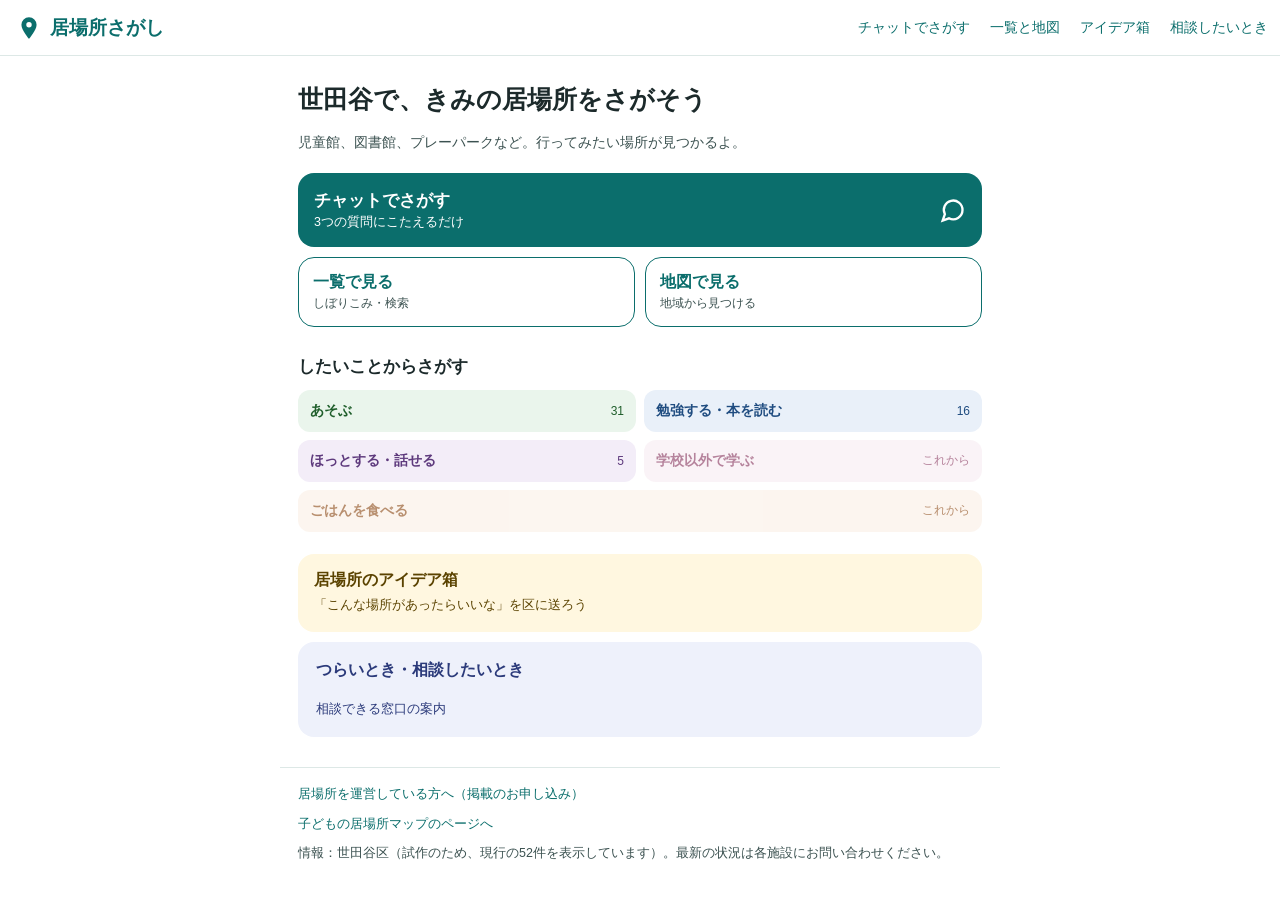
<file: trial/index.html>
<!DOCTYPE html>
<html lang="ja">
<head>
<meta charset="UTF-8">
<meta name="viewport" content="width=device-width, initial-scale=1, viewport-fit=cover">
<meta name="robots" content="noindex">
<title>居場所さがし（試作）｜世田谷区 子ども・若者のページ</title>
<link rel="stylesheet" href="vendor/leaflet-1.9.4/leaflet.css">
<link rel="stylesheet" href="styles.css">
</head>
<body>
<div id="app">
  <header class="app-header">
    <a class="lp-back" id="lp-back" target="_top" hidden><svg width="18" height="18" viewBox="0 0 24 24" fill="none" stroke="currentColor" stroke-width="2.4" aria-hidden="true"><path d="M15 18l-6-6 6-6"/></svg><span class="sp">もどる</span><span class="pc">子どもの居場所マップのページへ</span></a>
    <a class="brand" href="#/">
      <svg width="26" height="26" viewBox="0 0 24 24" aria-hidden="true"><path fill="currentColor" d="M12 2a7 7 0 00-7 7c0 5 7 13 7 13s7-8 7-13a7 7 0 00-7-7zm0 9.5A2.5 2.5 0 1112 6.5a2.5 2.5 0 010 5z"/></svg>
      <span>居場所さがし</span>
    </a>
    <nav class="desk-nav" aria-label="メニュー">
      <a href="#/chat" data-nav="chat">チャットでさがす</a>
      <a href="#/list" data-nav="list">一覧と地図</a>
      <a href="#/idea" data-nav="idea">アイデア箱</a>
      <a href="#/help" data-nav="help">相談したいとき</a>
    </nav>
  </header>

  <main id="view" tabindex="-1"></main>

  <nav class="tabbar" aria-label="メニュー">
    <a href="#/" data-tab="top"><svg viewBox="0 0 24 24" aria-hidden="true"><path d="M3 11l9-7 9 7v9a1 1 0 01-1 1h-5v-6H9v6H4a1 1 0 01-1-1z"/></svg>トップ</a>
    <a href="#/chat" data-tab="chat"><svg viewBox="0 0 24 24" aria-hidden="true"><path d="M21 12a8 8 0 01-11.6 7.1L4 21l1.9-5.4A8 8 0 1121 12z"/></svg>チャット</a>
    <a href="#/list" data-tab="list"><svg viewBox="0 0 24 24" aria-hidden="true"><path d="M8 6h13M8 12h13M8 18h13M3 6h.01M3 12h.01M3 18h.01"/></svg>一覧</a>
    <a href="#/map" data-tab="map"><svg viewBox="0 0 24 24" aria-hidden="true"><path d="M9 4L3 6v14l6-2 6 2 6-2V4l-6 2-6-2zM9 4v14M15 6v14"/></svg>地図</a>
    <a href="#/idea" data-tab="idea"><svg viewBox="0 0 24 24" aria-hidden="true"><path d="M9 18h6M10 21h4M12 3a6 6 0 00-3.5 10.9V16h7v-2.1A6 6 0 0012 3z"/></svg>アイデア</a>
  </nav>
</div>

<script src="vendor/leaflet-1.9.4/leaflet.js"></script>
<script src="config.js"></script>
<script src="data.js"></script>
<script src="app.js"></script>
</body>
</html>
</file>
<file: trial/vendor/leaflet-1.9.4/leaflet.css>
/* required styles */

.leaflet-pane,
.leaflet-tile,
.leaflet-marker-icon,
.leaflet-marker-shadow,
.leaflet-tile-container,
.leaflet-pane > svg,
.leaflet-pane > canvas,
.leaflet-zoom-box,
.leaflet-image-layer,
.leaflet-layer {
	position: absolute;
	left: 0;
	top: 0;
	}
.leaflet-container {
	overflow: hidden;
	}
.leaflet-tile,
.leaflet-marker-icon,
.leaflet-marker-shadow {
	-webkit-user-select: none;
	   -moz-user-select: none;
	        user-select: none;
	  -webkit-user-drag: none;
	}
/* Prevents IE11 from highlighting tiles in blue */
.leaflet-tile::selection {
	background: transparent;
}
/* Safari renders non-retina tile on retina better with this, but Chrome is worse */
.leaflet-safari .leaflet-tile {
	image-rendering: -webkit-optimize-contrast;
	}
/* hack that prevents hw layers "stretching" when loading new tiles */
.leaflet-safari .leaflet-tile-container {
	width: 1600px;
	height: 1600px;
	-webkit-transform-origin: 0 0;
	}
.leaflet-marker-icon,
.leaflet-marker-shadow {
	display: block;
	}
/* .leaflet-container svg: reset svg max-width decleration shipped in Joomla! (joomla.org) 3.x */
/* .leaflet-container img: map is broken in FF if you have max-width: 100% on tiles */
.leaflet-container .leaflet-overlay-pane svg {
	max-width: none !important;
	max-height: none !important;
	}
.leaflet-container .leaflet-marker-pane img,
.leaflet-container .leaflet-shadow-pane img,
.leaflet-container .leaflet-tile-pane img,
.leaflet-container img.leaflet-image-layer,
.leaflet-container .leaflet-tile {
	max-width: none !important;
	max-height: none !important;
	width: auto;
	padding: 0;
	}

.leaflet-container img.leaflet-tile {
	/* See: https://bugs.chromium.org/p/chromium/issues/detail?id=600120 */
	mix-blend-mode: plus-lighter;
}

.leaflet-container.leaflet-touch-zoom {
	-ms-touch-action: pan-x pan-y;
	touch-action: pan-x pan-y;
	}
.leaflet-container.leaflet-touch-drag {
	-ms-touch-action: pinch-zoom;
	/* Fallback for FF which doesn't support pinch-zoom */
	touch-action: none;
	touch-action: pinch-zoom;
}
.leaflet-container.leaflet-touch-drag.leaflet-touch-zoom {
	-ms-touch-action: none;
	touch-action: none;
}
.leaflet-container {
	-webkit-tap-highlight-color: transparent;
}
.leaflet-container a {
	-webkit-tap-highlight-color: rgba(51, 181, 229, 0.4);
}
.leaflet-tile {
	filter: inherit;
	visibility: hidden;
	}
.leaflet-tile-loaded {
	visibility: inherit;
	}
.leaflet-zoom-box {
	width: 0;
	height: 0;
	-moz-box-sizing: border-box;
	     box-sizing: border-box;
	z-index: 800;
	}
/* workaround for https://bugzilla.mozilla.org/show_bug.cgi?id=888319 */
.leaflet-overlay-pane svg {
	-moz-user-select: none;
	}

.leaflet-pane         { z-index: 400; }

.leaflet-tile-pane    { z-index: 200; }
.leaflet-overlay-pane { z-index: 400; }
.leaflet-shadow-pane  { z-index: 500; }
.leaflet-marker-pane  { z-index: 600; }
.leaflet-tooltip-pane   { z-index: 650; }
.leaflet-popup-pane   { z-index: 700; }

.leaflet-map-pane canvas { z-index: 100; }
.leaflet-map-pane svg    { z-index: 200; }

.leaflet-vml-shape {
	width: 1px;
	height: 1px;
	}
.lvml {
	behavior: url(#default#VML);
	display: inline-block;
	position: absolute;
	}


/* control positioning */

.leaflet-control {
	position: relative;
	z-index: 800;
	pointer-events: visiblePainted; /* IE 9-10 doesn't have auto */
	pointer-events: auto;
	}
.leaflet-top,
.leaflet-bottom {
	position: absolute;
	z-index: 1000;
	pointer-events: none;
	}
.leaflet-top {
	top: 0;
	}
.leaflet-right {
	right: 0;
	}
.leaflet-bottom {
	bottom: 0;
	}
.leaflet-left {
	left: 0;
	}
.leaflet-control {
	float: left;
	clear: both;
	}
.leaflet-right .leaflet-control {
	float: right;
	}
.leaflet-top .leaflet-control {
	margin-top: 10px;
	}
.leaflet-bottom .leaflet-control {
	margin-bottom: 10px;
	}
.leaflet-left .leaflet-control {
	margin-left: 10px;
	}
.leaflet-right .leaflet-control {
	margin-right: 10px;
	}


/* zoom and fade animations */

.leaflet-fade-anim .leaflet-popup {
	opacity: 0;
	-webkit-transition: opacity 0.2s linear;
	   -moz-transition: opacity 0.2s linear;
	        transition: opacity 0.2s linear;
	}
.leaflet-fade-anim .leaflet-map-pane .leaflet-popup {
	opacity: 1;
	}
.leaflet-zoom-animated {
	-webkit-transform-origin: 0 0;
	    -ms-transform-origin: 0 0;
	        transform-origin: 0 0;
	}
svg.leaflet-zoom-animated {
	will-change: transform;
}

.leaflet-zoom-anim .leaflet-zoom-animated {
	-webkit-transition: -webkit-transform 0.25s cubic-bezier(0,0,0.25,1);
	   -moz-transition:    -moz-transform 0.25s cubic-bezier(0,0,0.25,1);
	        transition:         transform 0.25s cubic-bezier(0,0,0.25,1);
	}
.leaflet-zoom-anim .leaflet-tile,
.leaflet-pan-anim .leaflet-tile {
	-webkit-transition: none;
	   -moz-transition: none;
	        transition: none;
	}

.leaflet-zoom-anim .leaflet-zoom-hide {
	visibility: hidden;
	}


/* cursors */

.leaflet-interactive {
	cursor: pointer;
	}
.leaflet-grab {
	cursor: -webkit-grab;
	cursor:    -moz-grab;
	cursor:         grab;
	}
.leaflet-crosshair,
.leaflet-crosshair .leaflet-interactive {
	cursor: crosshair;
	}
.leaflet-popup-pane,
.leaflet-control {
	cursor: auto;
	}
.leaflet-dragging .leaflet-grab,
.leaflet-dragging .leaflet-grab .leaflet-interactive,
.leaflet-dragging .leaflet-marker-draggable {
	cursor: move;
	cursor: -webkit-grabbing;
	cursor:    -moz-grabbing;
	cursor:         grabbing;
	}

/* marker & overlays interactivity */
.leaflet-marker-icon,
.leaflet-marker-shadow,
.leaflet-image-layer,
.leaflet-pane > svg path,
.leaflet-tile-container {
	pointer-events: none;
	}

.leaflet-marker-icon.leaflet-interactive,
.leaflet-image-layer.leaflet-interactive,
.leaflet-pane > svg path.leaflet-interactive,
svg.leaflet-image-layer.leaflet-interactive path {
	pointer-events: visiblePainted; /* IE 9-10 doesn't have auto */
	pointer-events: auto;
	}

/* visual tweaks */

.leaflet-container {
	background: #ddd;
	outline-offset: 1px;
	}
.leaflet-container a {
	color: #0078A8;
	}
.leaflet-zoom-box {
	border: 2px dotted #38f;
	background: rgba(255,255,255,0.5);
	}


/* general typography */
.leaflet-container {
	font-family: "Helvetica Neue", Arial, Helvetica, sans-serif;
	font-size: 12px;
	font-size: 0.75rem;
	line-height: 1.5;
	}


/* general toolbar styles */

.leaflet-bar {
	box-shadow: 0 1px 5px rgba(0,0,0,0.65);
	border-radius: 4px;
	}
.leaflet-bar a {
	background-color: #fff;
	border-bottom: 1px solid #ccc;
	width: 26px;
	height: 26px;
	line-height: 26px;
	display: block;
	text-align: center;
	text-decoration: none;
	color: black;
	}
.leaflet-bar a,
.leaflet-control-layers-toggle {
	background-position: 50% 50%;
	background-repeat: no-repeat;
	display: block;
	}
.leaflet-bar a:hover,
.leaflet-bar a:focus {
	background-color: #f4f4f4;
	}
.leaflet-bar a:first-child {
	border-top-left-radius: 4px;
	border-top-right-radius: 4px;
	}
.leaflet-bar a:last-child {
	border-bottom-left-radius: 4px;
	border-bottom-right-radius: 4px;
	border-bottom: none;
	}
.leaflet-bar a.leaflet-disabled {
	cursor: default;
	background-color: #f4f4f4;
	color: #bbb;
	}

.leaflet-touch .leaflet-bar a {
	width: 30px;
	height: 30px;
	line-height: 30px;
	}
.leaflet-touch .leaflet-bar a:first-child {
	border-top-left-radius: 2px;
	border-top-right-radius: 2px;
	}
.leaflet-touch .leaflet-bar a:last-child {
	border-bottom-left-radius: 2px;
	border-bottom-right-radius: 2px;
	}

/* zoom control */

.leaflet-control-zoom-in,
.leaflet-control-zoom-out {
	font: bold 18px 'Lucida Console', Monaco, monospace;
	text-indent: 1px;
	}

.leaflet-touch .leaflet-control-zoom-in, .leaflet-touch .leaflet-control-zoom-out  {
	font-size: 22px;
	}


/* layers control */

.leaflet-control-layers {
	box-shadow: 0 1px 5px rgba(0,0,0,0.4);
	background: #fff;
	border-radius: 5px;
	}
.leaflet-control-layers-toggle {
	background-image: url(images/layers.png);
	width: 36px;
	height: 36px;
	}
.leaflet-retina .leaflet-control-layers-toggle {
	background-image: url(images/layers-2x.png);
	background-size: 26px 26px;
	}
.leaflet-touch .leaflet-control-layers-toggle {
	width: 44px;
	height: 44px;
	}
.leaflet-control-layers .leaflet-control-layers-list,
.leaflet-control-layers-expanded .leaflet-control-layers-toggle {
	display: none;
	}
.leaflet-control-layers-expanded .leaflet-control-layers-list {
	display: block;
	position: relative;
	}
.leaflet-control-layers-expanded {
	padding: 6px 10px 6px 6px;
	color: #333;
	background: #fff;
	}
.leaflet-control-layers-scrollbar {
	overflow-y: scroll;
	overflow-x: hidden;
	padding-right: 5px;
	}
.leaflet-control-layers-selector {
	margin-top: 2px;
	position: relative;
	top: 1px;
	}
.leaflet-control-layers label {
	display: block;
	font-size: 13px;
	font-size: 1.08333em;
	}
.leaflet-control-layers-separator {
	height: 0;
	border-top: 1px solid #ddd;
	margin: 5px -10px 5px -6px;
	}

/* Default icon URLs */
.leaflet-default-icon-path { /* used only in path-guessing heuristic, see L.Icon.Default */
	background-image: url(images/marker-icon.png);
	}


/* attribution and scale controls */

.leaflet-container .leaflet-control-attribution {
	background: #fff;
	background: rgba(255, 255, 255, 0.8);
	margin: 0;
	}
.leaflet-control-attribution,
.leaflet-control-scale-line {
	padding: 0 5px;
	color: #333;
	line-height: 1.4;
	}
.leaflet-control-attribution a {
	text-decoration: none;
	}
.leaflet-control-attribution a:hover,
.leaflet-control-attribution a:focus {
	text-decoration: underline;
	}
.leaflet-attribution-flag {
	display: inline !important;
	vertical-align: baseline !important;
	width: 1em;
	height: 0.6669em;
	}
.leaflet-left .leaflet-control-scale {
	margin-left: 5px;
	}
.leaflet-bottom .leaflet-control-scale {
	margin-bottom: 5px;
	}
.leaflet-control-scale-line {
	border: 2px solid #777;
	border-top: none;
	line-height: 1.1;
	padding: 2px 5px 1px;
	white-space: nowrap;
	-moz-box-sizing: border-box;
	     box-sizing: border-box;
	background: rgba(255, 255, 255, 0.8);
	text-shadow: 1px 1px #fff;
	}
.leaflet-control-scale-line:not(:first-child) {
	border-top: 2px solid #777;
	border-bottom: none;
	margin-top: -2px;
	}
.leaflet-control-scale-line:not(:first-child):not(:last-child) {
	border-bottom: 2px solid #777;
	}

.leaflet-touch .leaflet-control-attribution,
.leaflet-touch .leaflet-control-layers,
.leaflet-touch .leaflet-bar {
	box-shadow: none;
	}
.leaflet-touch .leaflet-control-layers,
.leaflet-touch .leaflet-bar {
	border: 2px solid rgba(0,0,0,0.2);
	background-clip: padding-box;
	}


/* popup */

.leaflet-popup {
	position: absolute;
	text-align: center;
	margin-bottom: 20px;
	}
.leaflet-popup-content-wrapper {
	padding: 1px;
	text-align: left;
	border-radius: 12px;
	}
.leaflet-popup-content {
	margin: 13px 24px 13px 20px;
	line-height: 1.3;
	font-size: 13px;
	font-size: 1.08333em;
	min-height: 1px;
	}
.leaflet-popup-content p {
	margin: 17px 0;
	margin: 1.3em 0;
	}
.leaflet-popup-tip-container {
	width: 40px;
	height: 20px;
	position: absolute;
	left: 50%;
	margin-top: -1px;
	margin-left: -20px;
	overflow: hidden;
	pointer-events: none;
	}
.leaflet-popup-tip {
	width: 17px;
	height: 17px;
	padding: 1px;

	margin: -10px auto 0;
	pointer-events: auto;

	-webkit-transform: rotate(45deg);
	   -moz-transform: rotate(45deg);
	    -ms-transform: rotate(45deg);
	        transform: rotate(45deg);
	}
.leaflet-popup-content-wrapper,
.leaflet-popup-tip {
	background: white;
	color: #333;
	box-shadow: 0 3px 14px rgba(0,0,0,0.4);
	}
.leaflet-container a.leaflet-popup-close-button {
	position: absolute;
	top: 0;
	right: 0;
	border: none;
	text-align: center;
	width: 24px;
	height: 24px;
	font: 16px/24px Tahoma, Verdana, sans-serif;
	color: #757575;
	text-decoration: none;
	background: transparent;
	}
.leaflet-container a.leaflet-popup-close-button:hover,
.leaflet-container a.leaflet-popup-close-button:focus {
	color: #585858;
	}
.leaflet-popup-scrolled {
	overflow: auto;
	}

.leaflet-oldie .leaflet-popup-content-wrapper {
	-ms-zoom: 1;
	}
.leaflet-oldie .leaflet-popup-tip {
	width: 24px;
	margin: 0 auto;

	-ms-filter: "progid:DXImageTransform.Microsoft.Matrix(M11=0.70710678, M12=0.70710678, M21=-0.70710678, M22=0.70710678)";
	filter: progid:DXImageTransform.Microsoft.Matrix(M11=0.70710678, M12=0.70710678, M21=-0.70710678, M22=0.70710678);
	}

.leaflet-oldie .leaflet-control-zoom,
.leaflet-oldie .leaflet-control-layers,
.leaflet-oldie .leaflet-popup-content-wrapper,
.leaflet-oldie .leaflet-popup-tip {
	border: 1px solid #999;
	}


/* div icon */

.leaflet-div-icon {
	background: #fff;
	border: 1px solid #666;
	}


/* Tooltip */
/* Base styles for the element that has a tooltip */
.leaflet-tooltip {
	position: absolute;
	padding: 6px;
	background-color: #fff;
	border: 1px solid #fff;
	border-radius: 3px;
	color: #222;
	white-space: nowrap;
	-webkit-user-select: none;
	-moz-user-select: none;
	-ms-user-select: none;
	user-select: none;
	pointer-events: none;
	box-shadow: 0 1px 3px rgba(0,0,0,0.4);
	}
.leaflet-tooltip.leaflet-interactive {
	cursor: pointer;
	pointer-events: auto;
	}
.leaflet-tooltip-top:before,
.leaflet-tooltip-bottom:before,
.leaflet-tooltip-left:before,
.leaflet-tooltip-right:before {
	position: absolute;
	pointer-events: none;
	border: 6px solid transparent;
	background: transparent;
	content: "";
	}

/* Directions */

.leaflet-tooltip-bottom {
	margin-top: 6px;
}
.leaflet-tooltip-top {
	margin-top: -6px;
}
.leaflet-tooltip-bottom:before,
.leaflet-tooltip-top:before {
	left: 50%;
	margin-left: -6px;
	}
.leaflet-tooltip-top:before {
	bottom: 0;
	margin-bottom: -12px;
	border-top-color: #fff;
	}
.leaflet-tooltip-bottom:before {
	top: 0;
	margin-top: -12px;
	margin-left: -6px;
	border-bottom-color: #fff;
	}
.leaflet-tooltip-left {
	margin-left: -6px;
}
.leaflet-tooltip-right {
	margin-left: 6px;
}
.leaflet-tooltip-left:before,
.leaflet-tooltip-right:before {
	top: 50%;
	margin-top: -6px;
	}
.leaflet-tooltip-left:before {
	right: 0;
	margin-right: -12px;
	border-left-color: #fff;
	}
.leaflet-tooltip-right:before {
	left: 0;
	margin-left: -12px;
	border-right-color: #fff;
	}

/* Printing */

@media print {
	/* Prevent printers from removing background-images of controls. */
	.leaflet-control {
		-webkit-print-color-adjust: exact;
		print-color-adjust: exact;
		}
	}
</file>
<file: trial/styles.css>
/* ===== 居場所さがし 完全版試作（Decidimのiframeコンポーネントに全画面で入る前提）===== */
:root {
  --brand: #0b6e6c; --brand-dark: #08504f; --brand-pale: #e8f4f2;
  --ink: #1c2a2b; --sub: #4f6463; --line: #dde8e6; --bg: #ffffff;
  --play: #3a8f4b; --study: #2e68ad; --calm: #8a5bb0; --learn: #b0457a; --food: #c9671a;
}
* { box-sizing: border-box; }
html, body { margin: 0; height: 100%; overflow: hidden; background: var(--bg); color: var(--ink);
  font-family: -apple-system, BlinkMacSystemFont, "Hiragino Sans", "Noto Sans JP", "Yu Gothic", sans-serif; }
a { color: var(--brand); }
button { font: inherit; cursor: pointer; }
h1, h2 { line-height: 1.45; }


#app { height: 100vh; height: 100dvh; display: flex; flex-direction: column; }
.app-header { flex: none; height: 56px; display: flex; align-items: center; gap: 12px;
  padding: 0 12px 0 16px; border-bottom: 1px solid var(--line); }
.lp-back { flex: none; display: flex; align-items: center; gap: 4px; height: 44px; padding: 0 10px 0 2px; margin-right: 2px; border-right: 1px solid var(--line); color: var(--brand); text-decoration: none; font-weight: 700; font-size: 14px; white-space: nowrap; }
.lp-back[hidden] { display: none; }
.lp-back .pc { display: none; }
.brand { display: flex; align-items: center; gap: 8px; color: var(--brand); text-decoration: none; font-weight: 700; font-size: 19px; margin-right: auto; }
.desk-nav { display: none; gap: 20px; font-size: 14px; }
.desk-nav a { text-decoration: none; }
.desk-nav a[aria-current="page"] { font-weight: 700; text-decoration: underline; text-underline-offset: 6px; }

#view { flex: 1; min-height: 0; overflow-y: auto; -webkit-overflow-scrolling: touch; overscroll-behavior: contain; outline: none; }
#view.fixed { overflow: hidden; display: flex; flex-direction: column; }

.tabbar { flex: none; height: 64px; display: grid; grid-template-columns: repeat(5, minmax(0, 1fr));
  border-top: 1px solid var(--line); background: var(--bg); padding-bottom: env(safe-area-inset-bottom); }
.tabbar a { display: flex; flex-direction: column; align-items: center; justify-content: center; gap: 2px;
  font-size: 11px; color: var(--sub); text-decoration: none; }
.tabbar svg { width: 22px; height: 22px; fill: none; stroke: currentColor; stroke-width: 2; }
.tabbar a[aria-current="page"] { color: var(--brand); font-weight: 700; }

.wrap { max-width: 720px; margin: 0 auto; }
.pad { padding: 16px 18px; }
.muted { color: var(--sub); }
.small { font-size: 12px; line-height: 1.7; }

/* トップ */
.hero { padding: 22px 18px 6px; }
.hero h1 { margin: 0 0 8px; font-size: 25px; line-height: 1.7; }
.hero p { margin: 0; color: #3c5251; font-size: 14px; line-height: 1.9; }
.entry { display: grid; gap: 10px; padding: 12px 18px; }
.entry .main { display: flex; align-items: center; justify-content: space-between; background: var(--brand); color: #fff;
  border-radius: 16px; padding: 16px; text-decoration: none; }
.entry .main b { display: block; font-size: 17px; } .entry .main small { font-size: 12.5px; }
.entry .two { display: grid; grid-template-columns: 1fr 1fr; gap: 10px; }
.entry .sub { border: 1.5px solid var(--brand); color: var(--brand); border-radius: 16px; padding: 14px; text-decoration: none; }
.entry .sub b { display: block; font-size: 16px; } .entry .sub small { font-size: 12px; color: #3c5251; }
.section { padding: 16px 18px 6px; }
.section h2 { margin: 0 0 10px; font-size: 17px; }
.kinds { display: grid; grid-template-columns: 1fr 1fr; gap: 8px; }
.kind-tile { display: flex; justify-content: space-between; align-items: center; border-radius: 12px; padding: 12px; font-weight: 700; font-size: 14px; text-decoration: none; }
.kind-tile > span:last-child { font-weight: 400; font-size: 12px; }
.kind-tile .k-label { font-weight: 700; font-size: 14px; }
.kind-tile.play { background: #eaf5ec; color: #1f5e2b; } .kind-tile.study { background: #e9f0f9; color: #1f4c80; }
.kind-tile.calm { background: #f3edf8; color: #5e3a7d; } .kind-tile.learn { background: #f8ecf2; color: #85315b; }
.kind-tile.food { background: #fbf0e6; color: #8a4510; grid-column: span 2; }
.kind-tile.empty { opacity: .6; }
.banner { display: block; border-radius: 16px; padding: 16px; text-decoration: none; margin-bottom: 10px; }
.banner b { display: block; font-size: 16px; margin-bottom: 4px; } .banner span { font-size: 13px; line-height: 1.6; }
.banner.idea { background: #fff7e0; color: #5b4300; } .banner.help { background: #eef1fb; color: #2b3a7a; }
.app-footer { margin-top: 14px; padding: 16px 18px 24px; border-top: 1px solid var(--line); display: flex; flex-direction: column; gap: 8px; font-size: 12.5px; color: #3c5251; line-height: 1.7; }

/* 分類のしるし */
.chip { display: inline-block; font-size: 11px; font-weight: 700; border-radius: 6px; padding: 0 6px; border: 1px solid currentColor; }
.chip.play { color: #2f7a3e; } .chip.study { color: #245a96; } .chip.calm { color: #6b3f91; } .chip.learn { color: #8f3460; } .chip.food { color: #a9520f; }

/* カード */
.card { display: flex; gap: 8px; border: 1px solid var(--line); border-radius: 14px; padding: 12px; background: #fff; }
.card.active { border: 2px solid var(--brand); }
.card a.body { flex: 1; min-width: 0; text-decoration: none; color: var(--ink); display: flex; flex-direction: column; gap: 3px; }
.card .row { display: flex; gap: 6px; align-items: center; font-size: 11px; color: var(--sub); }
.card .name { font-size: 15px; font-weight: 700; }
.card .when { font-size: 12.5px; font-weight: 700; color: var(--brand); }
.card .addr { font-size: 12px; color: var(--sub); }

/* チャット */
.chat { padding: 14px 14px 4px; display: flex; flex-direction: column; gap: 9px; }
.msg { max-width: 85%; padding: 8px 13px; border-radius: 16px; line-height: 1.7; font-size: 15px; white-space: pre-wrap; }
.msg.bot { align-self: flex-start; background: var(--brand-pale); border-bottom-left-radius: 4px; }
.msg.user { align-self: flex-end; background: var(--brand); color: #fff; border-bottom-right-radius: 4px; font-weight: 700; }
.choices { display: flex; flex-wrap: wrap; gap: 8px; padding: 6px 14px 18px; }
.choice-btn { min-height: 44px; padding: 8px 14px; border: 1.5px solid var(--brand); background: #fff; color: var(--brand); border-radius: 22px; font-size: 14px; }
.choice-btn.secondary { border-color: #c4d3d1; color: var(--sub); }
.choice-btn.zero { border-style: dashed; color: var(--sub); border-color: #c4d3d1; }
.chat-tools { display: flex; justify-content: flex-end; padding: 8px 14px 0; }
.text-btn { border: 0; background: transparent; color: var(--brand); font-weight: 700; font-size: 13px; padding: 8px; }

/* 一覧 */
.filters { flex: none; padding: 12px 14px 8px; display: flex; flex-direction: column; gap: 10px; border-bottom: 1px solid var(--line); background: #fff; }
.search { display: flex; align-items: center; gap: 8px; height: 44px; border: 1px solid #c4d3d1; border-radius: 12px; padding: 0 12px; }
.search input { border: 0; outline: none; font: inherit; font-size: 15px; flex: 1; min-width: 0; }
.chips { display: flex; gap: 6px; overflow-x: auto; scrollbar-width: none; }
.f-chip { flex: none; height: 34px; font-size: 13px; border: 1px solid #c4d3d1; background: #fff; border-radius: 999px; padding: 0 12px; color: var(--ink); }
.f-chip[aria-pressed="true"] { background: var(--brand); color: #fff; border-color: var(--brand); }
.f-chip.k-play[aria-pressed="true"] { background: var(--play); border-color: var(--play); }
.f-chip.k-study[aria-pressed="true"] { background: var(--study); border-color: var(--study); }
.f-chip.k-calm[aria-pressed="true"] { background: var(--calm); border-color: var(--calm); }
.f-chip.k-learn[aria-pressed="true"] { background: var(--learn); border-color: var(--learn); }
.f-chip.k-food[aria-pressed="true"] { background: var(--food); border-color: var(--food); }
.selects { display: flex; gap: 8px; flex-wrap: wrap; align-items: center; justify-content: space-between; font-size: 13px; }
.selects select { height: 34px; border: 1px solid #c4d3d1; border-radius: 8px; font: inherit; font-size: 13px; padding: 0 6px; background: #fff; }
.list { padding: 10px 14px 20px; display: flex; flex-direction: column; gap: 10px; }
.empty-note { padding: 24px 18px; text-align: center; color: var(--sub); font-size: 14px; line-height: 1.8; }

/* 地図 */
.map-wrap { flex: 1; min-height: 0; position: relative; }
.map-canvas { position: absolute; inset: 0; z-index: 0; }
.map-tools { position: absolute; right: 12px; top: 12px; z-index: 500; display: flex; flex-direction: column; gap: 8px; align-items: flex-end; }
.map-tools button, .map-tools a { min-width: 44px; height: 44px; border-radius: 12px; border: 0; background: #fff; box-shadow: 0 2px 8px rgba(0,0,0,.18);
  display: flex; align-items: center; justify-content: center; text-decoration: none; font-size: 13px; font-weight: 700; padding: 0 10px; }
.map-card { position: absolute; left: 12px; right: 12px; bottom: 12px; z-index: 500; background: #fff; border-radius: 16px; box-shadow: 0 4px 16px rgba(0,0,0,.15); padding: 10px 12px; }
.map-card .card { border: 0; padding: 2px; }
.map-card .go { display: flex; align-items: center; justify-content: center; height: 40px; border-radius: 20px; background: var(--brand); color: #fff; font-weight: 700; font-size: 14px; text-decoration: none; margin-top: 6px; }
.pin { border-radius: 50%; border: 2px solid #fff; box-shadow: 0 1px 3px rgba(0,0,0,.35); }
.pin.on { outline: 3px solid var(--brand); }

/* 詳細 */
.detail { padding: 14px 18px 24px; display: flex; flex-direction: column; gap: 14px; }
.detail h1 { margin: 0; font-size: 24px; line-height: 1.4; }
.detail .lead { margin: 0; font-size: 14.5px; line-height: 1.8; }
.detail dl { margin: 0; display: grid; grid-template-columns: 4.2em minmax(0, 1fr); gap: 10px; font-size: 14.5px; line-height: 1.6; }
.detail dt { color: var(--sub); } .detail dd { margin: 0; }
.mini { height: 170px; border-radius: 14px; overflow: hidden; }
.btn-row { display: grid; grid-template-columns: 1fr 1fr; gap: 8px; }
.btn { display: flex; align-items: center; justify-content: center; min-height: 44px; border-radius: 12px; padding: 8px 12px; font-weight: 700; font-size: 14px; text-decoration: none; text-align: center; }
.btn.primary { background: var(--brand); color: #fff; border: 0; }
.btn.outline { border: 1.5px solid var(--brand); color: var(--brand); background: #fff; }
.btn.soft { background: #f1f5f4; color: var(--ink); border: 0; }
.btn[aria-disabled="true"] { opacity: .5; pointer-events: none; }
.divider { border-top: 1px solid var(--line); padding-top: 14px; display: flex; flex-direction: column; gap: 8px; }
.divider h2 { margin: 0; font-size: 16px; }
.back { align-self: flex-start; font-size: 14px; font-weight: 700; text-decoration: none; padding: 6px 0; }
.toast { position: fixed; left: 50%; bottom: 84px; transform: translateX(-50%); background: #1c2a2b; color: #fff; padding: 8px 14px; border-radius: 999px; font-size: 13px; z-index: 1000; }

/* アイデア・相談 */
.idea-box { padding: 18px; display: flex; flex-direction: column; gap: 14px; }
.idea-box h1, .help h1 { margin: 0; font-size: 24px; }
.idea-box p, .help p { margin: 0; font-size: 14.5px; line-height: 1.8; }
.help { padding: 18px; display: flex; flex-direction: column; gap: 14px; background: #f7f8fc; min-height: 100%; }
.help-card { background: #fff; border-radius: 16px; padding: 14px; display: flex; flex-direction: column; gap: 6px; box-shadow: 0 1px 3px rgba(0,0,0,.06); }
.help-card .label { font-size: 12px; font-weight: 700; color: #2b3a7a; }
.help-card .name { font-size: 16px; font-weight: 700; }

/* パソコン：一覧と地図を2列に */
.split { display: block; height: 100%; }
@media (min-width: 900px) {
  .tabbar { display: none; }
  .desk-nav { display: flex; }
  .lp-back { font-weight: 500; padding-right: 16px; }
  .lp-back .sp { display: none; }
  .lp-back .pc { display: inline; }
  .split { display: grid; grid-template-columns: minmax(340px, 2fr) minmax(0, 3fr); height: 100%; }
  .split > .side { display: flex; flex-direction: column; min-height: 0; border-right: 1px solid var(--line); }
  .split > .side .list { flex: 1; min-height: 0; overflow-y: auto; }
  .split > .map-wrap { height: 100%; }
}
</file>
